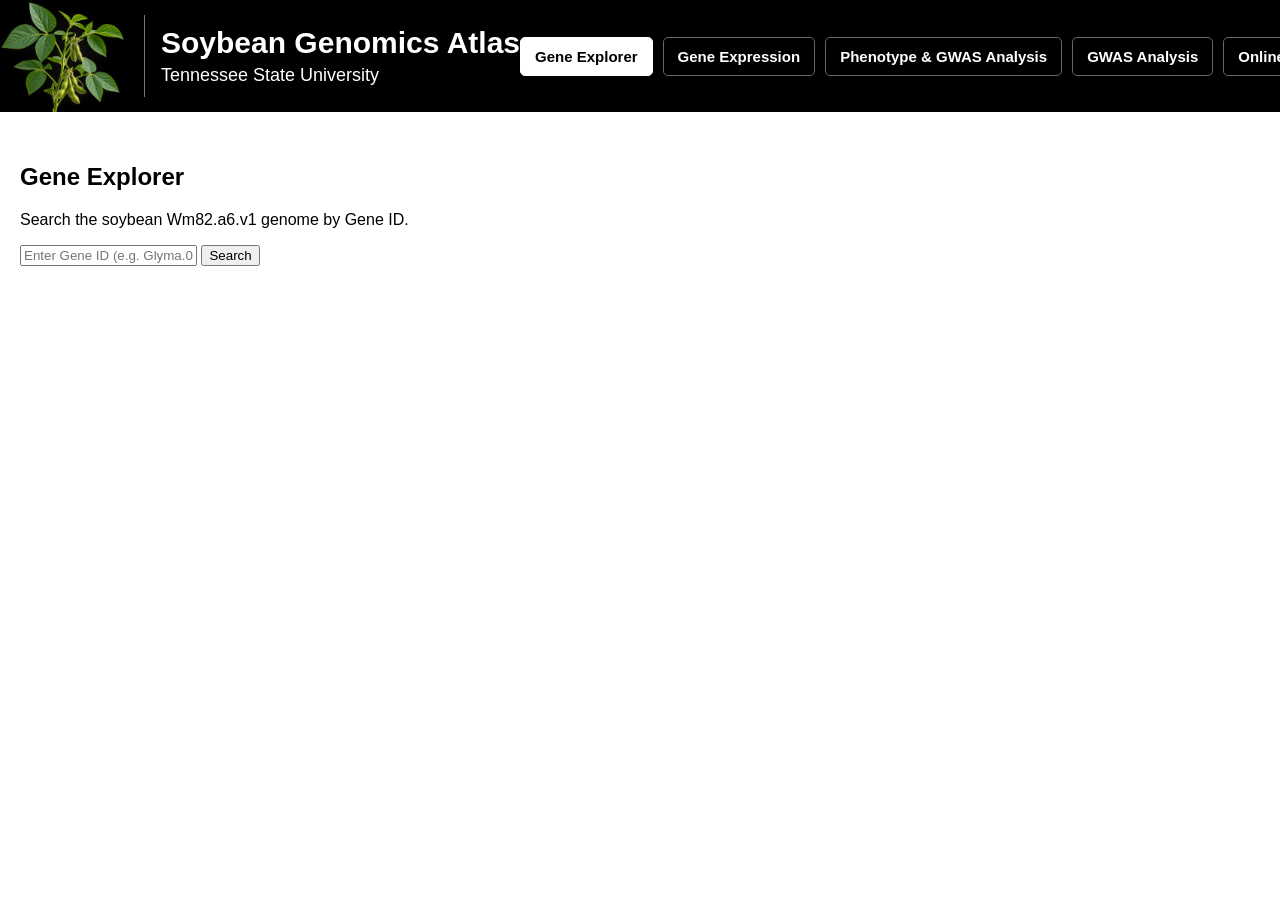
<file: index.html>
<!DOCTYPE html>
<html lang="en">
<head>
  <meta charset="UTF-8">
  <meta name="viewport" content="width=device-width, initial-scale=1.0">

  <title>Soybean Genomics Atlas</title>

  <style>
* {
  box-sizing: border-box;
}

html, body {
  margin: 0;
  padding: 0;
  width: 100%;
  min-height: 100%;
  background: #ffffff;
  color: #000000;
  font-family: Arial, Helvetica, sans-serif;
}

/* EXACT HEADER LAYOUT */
.site-header {
  width: 100%;
  height: 112px;
  background: #000000;
  display: flex;
  align-items: center;
  overflow: hidden;
  margin: 0;
  padding: 0;
}

.header-plant {
  width: 125px;
  height: 112px;
  flex: 0 0 125px;
  display: flex;
  align-items: center;
  justify-content: flex-start;
  overflow: visible;
  margin: 0;
  padding: 0;
}

.header-plant img {
  display: block;
  width: 125px;
  height: 112px;
  object-fit: contain;
  object-position: left center;
  margin: 0;
  padding: 0;
}

.header-divider {
  width: 1px;
  height: 82px;
  background: #777777;
  flex: 0 0 1px;
  margin-left: 19px;
  margin-right: 16px;
}

.header-text {
  color: #ffffff;
  margin: 0;
  padding: 0;
  line-height: 1;
}

.header-title {
  margin: 0;
  padding: 0;
  font-size: 30px;
  line-height: 1.1;
  font-weight: 700;
  white-space: nowrap;
}

.header-university {
  margin: 7px 0 0 0;
  padding: 0;
  font-size: 18px;
  line-height: 1.1;
  font-weight: 400;
  white-space: nowrap;
}

.header-nav {
  margin-left: auto;
  margin-right: 28px;
  display: flex;
  align-items: center;
  gap: 10px;
}

.header-nav a {
  color: #ffffff;
  text-decoration: none;
  font-size: 15px;
  font-weight: 600;
  padding: 10px 14px;
  border: 1px solid #666666;
  border-radius: 5px;
  white-space: nowrap;
  transition: background 0.2s ease, border-color 0.2s ease;
}

.header-nav a:hover {
  background: #222222;
  border-color: #ffffff;
}

.header-nav a.active {
  background: #ffffff;
  color: #000000;
  border-color: #ffffff;
}

.main-content {
  min-height: calc(100vh - 112px);
  padding: 31px 20px;
  margin: 0;
  background: #ffffff;
}

.placeholder {
  margin: 0;
  padding: 0;
  font-size: 16px;
  color: #111111;
}
</style>
</head>


<body>

  <!-- =======================================================
       SOYBEAN GENOMICS ATLAS HEADER
       ======================================================= -->

  <header class="site-header">

    <div class="header-plant">
      <img
        src="images/soybean-real-plant.png"
        alt="Soybean plant"
      >
    </div>


    <div
      class="header-divider"
      aria-hidden="true">
    </div>


    <div class="header-text">

      <h1 class="header-title">
        Soybean Genomics Atlas
      </h1>

      <p class="header-university">
        Tennessee State University
      </p>

    </div>

    <nav class="header-nav" aria-label="Atlas navigation">

      <a href="index.html" class="active">
        Gene Explorer
      </a>

      <a href="gene-expression.html">
        Gene Expression
      </a>

      <a href="phenotype-analysis.html">
        Phenotype &amp; GWAS Analysis
      </a>

      <a href="gwas-analysis.html">
        GWAS Analysis
      </a>

      <a href="online-gwas.html">
        Online GWAS
      </a>

      <a href="condition-expression.html">
        Condition Expression
      </a>

      <a href="ld-block.html">
        LD Block
      </a>
        <a href="candidate-gene.html">Candidate Gene</a>
        <a href="network-analysis.html">Network Analysis</a>
        <a href="gbs-variant-analysis.html">GBS Variant Analysis</a>
</nav>

  </header>


  <!-- =======================================================
       MAIN CONTENT
       ======================================================= -->

  <main class="main-content">

    <!-- =====================================================
         GENE EXPLORER
         ===================================================== -->

    <section class="gene-explorer">

      <h2>Gene Explorer</h2>

      <p class="gene-description">
        Search the soybean Wm82.a6.v1 genome by Gene ID.
      </p>

      <div class="gene-search">

        <input
          id="geneInput"
          type="text"
          placeholder="Enter Gene ID (e.g. Glyma.01G000100)"
          autocomplete="off"
        >

        <button id="geneSearchButton">
          Search
        </button>

      </div>

      <div id="geneMessage" class="gene-message"></div>

      <div id="geneResults" class="gene-results" hidden>

        <div class="gene-info">

          <h3>Gene Information</h3>

          <div class="info-grid">

            <div>
              <span>Gene ID</span>
              <strong id="resultGene"></strong>
            </div>

            <div>
              <span>Genome</span>
              <strong id="resultGenome"></strong>
            </div>

            <div>
              <span>Chromosome</span>
              <strong id="resultChromosome"></strong>
            </div>

            <div>
              <span>Gene Position</span>
              <strong id="resultPosition"></strong>
            </div>

            <div>
              <span>Strand</span>
              <strong id="resultStrand"></strong>
            </div>

          </div>

        </div>

        <div id="sequenceResults"></div>

      </div>

    </section>

  </main>


  <script src="js/gene-explorer.js"></script>

</body>
</html>
</file>
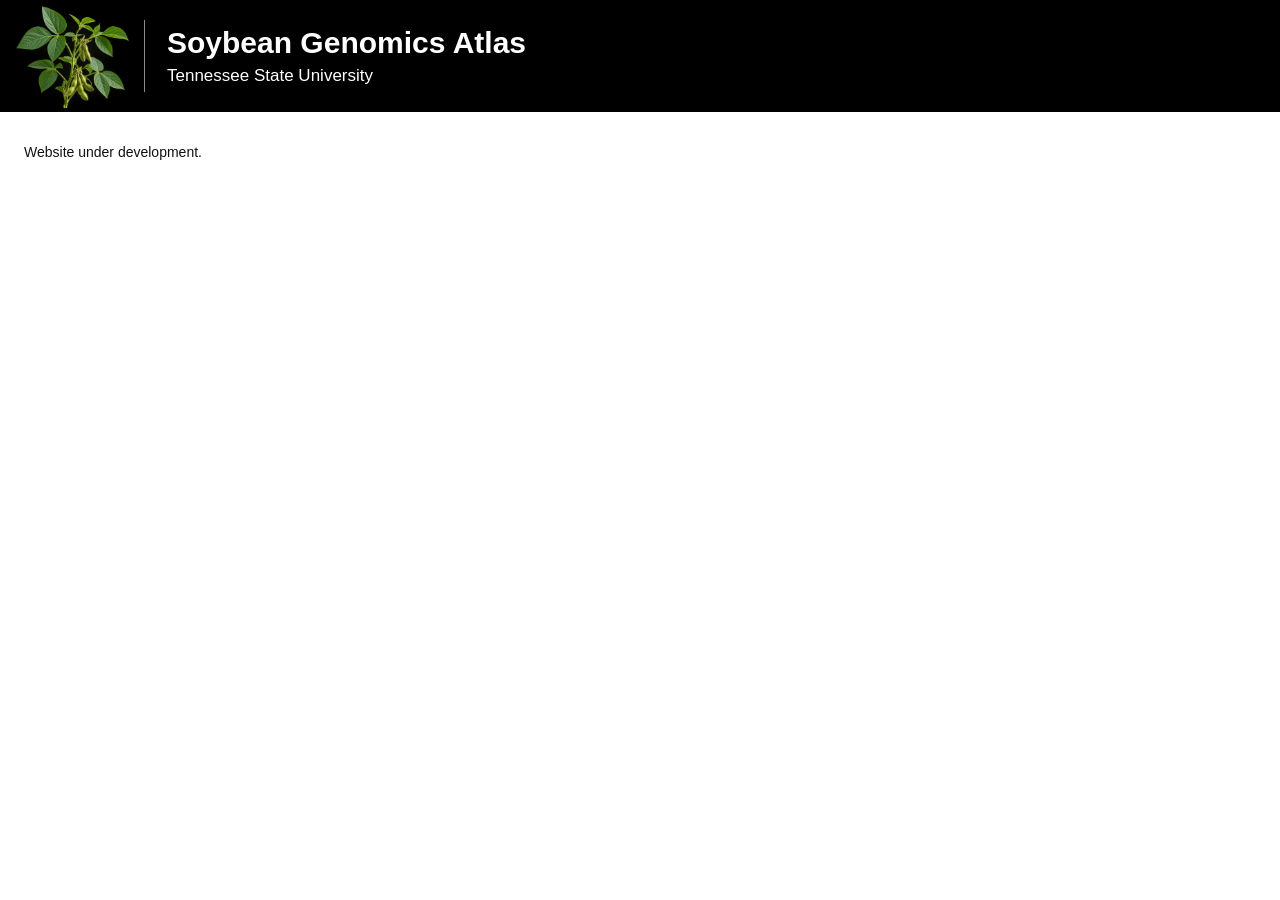
<file: soybean-atlas-header-update2/index.html>
<!DOCTYPE html>
<html lang="en">
<head>
  <meta charset="UTF-8">
  <meta name="viewport" content="width=device-width, initial-scale=1.0">
  <title>Soybean Genomics Atlas</title>

  <style>
    * {
      box-sizing: border-box;
    }

    html, body {
      margin: 0;
      padding: 0;
      width: 100%;
      background: #ffffff;
      color: #000000;
      font-family: Arial, Helvetica, sans-serif;
    }

    /* =========================================================
       SOYBEAN ATLAS HEADER
       Matches the clean Chickpea Atlas header proportions:
       black banner, compact plant at left, clear title.
       ========================================================= */
    .site-header {
      width: 100%;
      height: 112px;
      background: #000000;
      display: flex;
      align-items: center;
      overflow: hidden;
      padding: 0 28px 0 8px;
    }

    .header-plant {
      width: 128px;
      height: 108px;
      flex: 0 0 128px;
      display: flex;
      align-items: center;
      justify-content: center;
      overflow: hidden;
    }

    .header-plant img {
      display: block;
      width: 124px;
      height: 104px;
      object-fit: contain;
      object-position: center;
    }

    .header-divider {
      width: 1px;
      height: 72px;
      background: #8a8a8a;
      margin: 0 22px 0 8px;
      flex: 0 0 1px;
    }

    .header-text {
      min-width: 0;
      color: #ffffff;
      line-height: 1;
    }

    .header-title {
      margin: 0;
      font-size: 30px;
      line-height: 1.12;
      font-weight: 700;
      letter-spacing: 0;
      white-space: nowrap;
    }

    .header-university {
      margin: 8px 0 0;
      font-size: 17px;
      line-height: 1.1;
      font-weight: 400;
      white-space: nowrap;
    }

    .main-content {
      min-height: calc(100vh - 112px);
      padding: 32px 24px;
      background: #ffffff;
    }

    .placeholder {
      margin: 0;
      font-size: 14px;
      color: #111111;
    }

    @media (max-width: 900px) {
      .site-header {
        height: 100px;
        padding: 0 18px;
      }

      .header-plant {
        width: 92px;
        height: 94px;
        flex-basis: 92px;
      }

      .header-plant img {
        width: 88px;
        height: 90px;
      }

      .header-divider {
        height: 64px;
        margin-left: 10px;
        margin-right: 18px;
      }

      .header-title {
        font-size: 25px;
      }

      .header-university {
        font-size: 15px;
        margin-top: 6px;
      }

      .main-content {
        min-height: calc(100vh - 100px);
        padding: 26px 18px;
      }
    }

    @media (max-width: 560px) {
      .site-header {
        height: 82px;
        padding: 0 10px;
      }

      .header-plant {
        width: 68px;
        height: 78px;
        flex-basis: 68px;
      }

      .header-plant img {
        width: 66px;
        height: 74px;
      }

      .header-divider {
        height: 52px;
        margin-left: 6px;
        margin-right: 12px;
      }

      .header-title {
        font-size: 19px;
      }

      .header-university {
        font-size: 12px;
        margin-top: 4px;
      }

      .main-content {
        min-height: calc(100vh - 82px);
        padding: 20px 12px;
      }
    }
  </style>
</head>

<body>
  <header class="site-header" aria-label="Soybean Genomics Atlas header">
    <div class="header-plant">
      <img
        src="images/soybean-real-plant.png?v=5"
        alt="Soybean plant"
      >
    </div>

    <div class="header-divider" aria-hidden="true"></div>

    <div class="header-text">
      <h1 class="header-title">Soybean Genomics Atlas</h1>
      <p class="header-university">Tennessee State University</p>
    </div>
  </header>

  <main class="main-content">
    <p class="placeholder">Website under development.</p>
  </main>
</body>
</html>
</file>
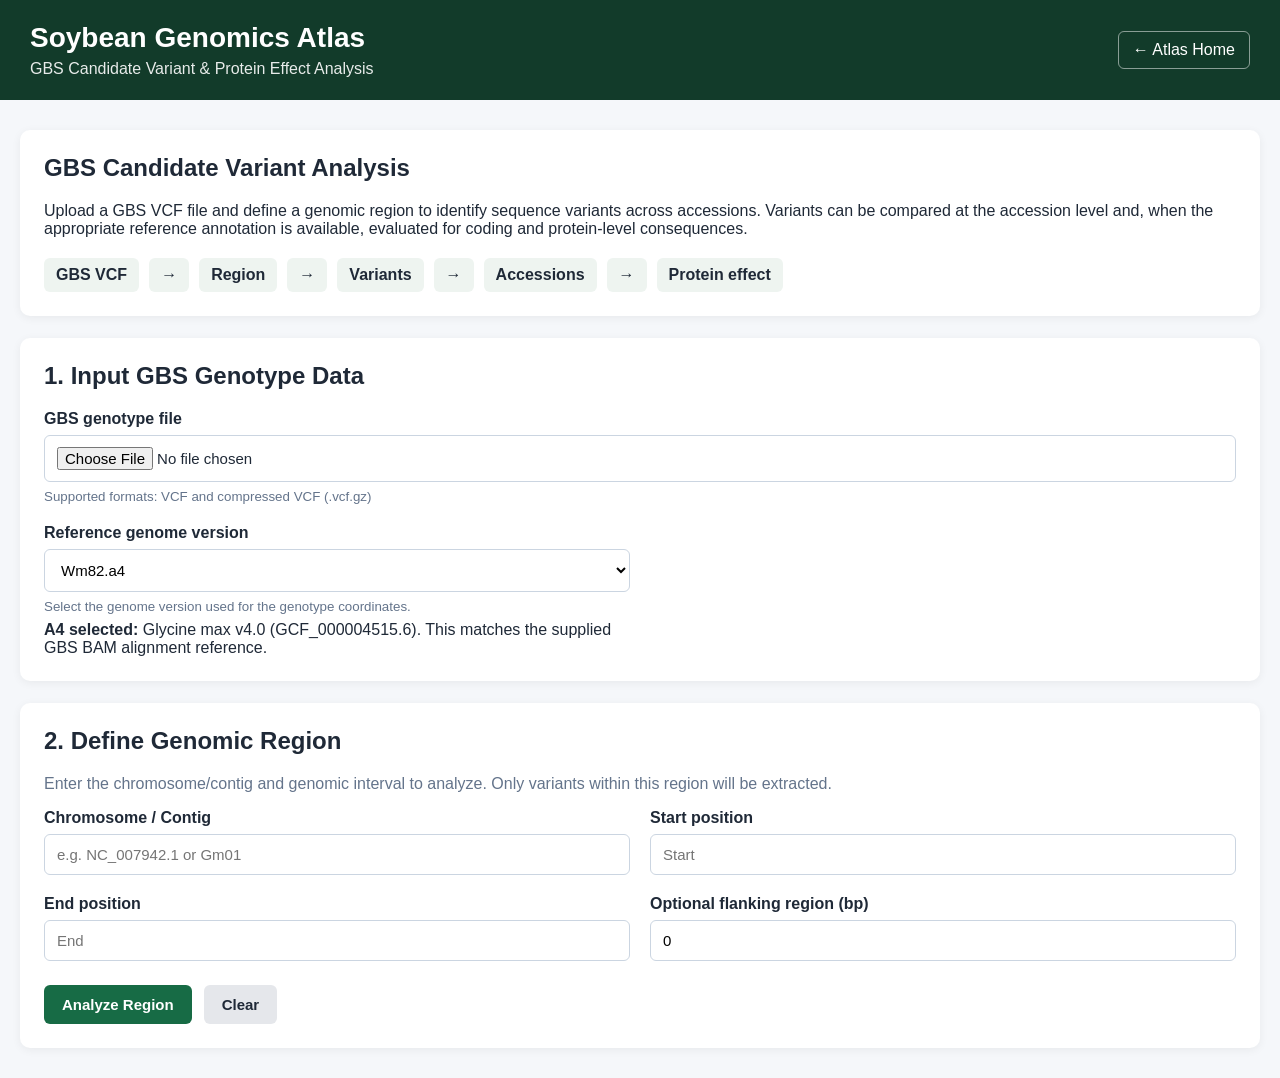
<file: gbs-variant-analysis.html>
<!DOCTYPE html>
<html lang="en">
<head>
    <meta charset="UTF-8">
    <meta name="viewport" content="width=device-width, initial-scale=1.0">
    <title>GBS Variant Analysis | Soybean Genomics Atlas</title>

    <link rel="stylesheet" href="css/gbs-variant-analysis.css">
</head>

<body>

<header class="atlas-header">
    <div class="header-inner">
        <div>
            <h1>Soybean Genomics Atlas</h1>
            <p>GBS Candidate Variant &amp; Protein Effect Analysis</p>
        </div>

        <a class="back-link" href="index.html">← Atlas Home</a>
    </div>
</header>

<main class="page-container">

    <section class="intro-card">
        <h2>GBS Candidate Variant Analysis</h2>

        <p>
            Upload a GBS VCF file and define a genomic region to identify
            sequence variants across accessions. Variants can be compared
            at the accession level and, when the appropriate reference
            annotation is available, evaluated for coding and protein-level
            consequences.
        </p>

        <div class="workflow">
            <span>GBS VCF</span>
            <span>→</span>
            <span>Region</span>
            <span>→</span>
            <span>Variants</span>
            <span>→</span>
            <span>Accessions</span>
            <span>→</span>
            <span>Protein effect</span>
        </div>
    </section>

    <section class="analysis-card">

        <h2>1. Input GBS Genotype Data</h2>

        <div class="form-grid">

            <div class="form-group full-width">
                <label for="vcfFile">
                    GBS genotype file
                </label>

                <input
                    type="file"
                    id="vcfFile"
                    accept=".vcf,.vcf.gz"
                >

                <small>
                    Supported formats: VCF and compressed VCF (.vcf.gz)
                </small>
            </div>

            <div class="form-group">

                <label for="genomeVersion">
                    Reference genome version
                </label>

                <select id="genomeVersion">

                    <option value="a2">
                        Wm82.a2
                    </option>

                    <option value="a4" selected>
                        Wm82.a4
                    </option>

                    <option value="a6">
                        Wm82.a6
                    </option>

                </select>

                <small>
                    Select the genome version used for the genotype
                    coordinates.
                </small>

            </div>

        </div>

    </section>


    <section class="analysis-card">

        <h2>2. Define Genomic Region</h2>

        <p class="section-help">
            Enter the chromosome/contig and genomic interval to analyze.
            Only variants within this region will be extracted.
        </p>

        <div class="form-grid">

            <div class="form-group">

                <label for="chromosome">
                    Chromosome / Contig
                </label>

                <input
                    type="text"
                    id="chromosome"
                    placeholder="e.g. NC_007942.1 or Gm01"
                >

            </div>

            <div class="form-group">

                <label for="startPosition">
                    Start position
                </label>

                <input
                    type="number"
                    id="startPosition"
                    min="1"
                    placeholder="Start"
                >

            </div>

            <div class="form-group">

                <label for="endPosition">
                    End position
                </label>

                <input
                    type="number"
                    id="endPosition"
                    min="1"
                    placeholder="End"
                >

            </div>

            <div class="form-group">

                <label for="flanking">
                    Optional flanking region (bp)
                </label>

                <input
                    type="number"
                    id="flanking"
                    min="0"
                    value="0"
                >

            </div>

        </div>

        <div class="action-row">

            <button
                id="analyzeButton"
                class="primary-button"
                type="button"
            >
                Analyze Region
            </button>

            <button
                id="clearButton"
                class="secondary-button"
                type="button"
            >
                Clear
            </button>

        </div>

        <div
            id="statusMessage"
            class="status-message hidden"
        ></div>

    </section>


    <section
        id="summarySection"
        class="analysis-card hidden"
    >

        <h2>3. Analysis Summary</h2>

        <div class="summary-grid">

            <div class="summary-box">
                <span class="summary-label">Genome</span>
                <strong id="summaryGenome">—</strong>
            </div>

            <div class="summary-box">
                <span class="summary-label">Region</span>
                <strong id="summaryRegion">—</strong>
            </div>

            <div class="summary-box">
                <span class="summary-label">Accessions</span>
                <strong id="summaryAccessions">—</strong>
            </div>

            <div class="summary-box">
                <span class="summary-label">Variants</span>
                <strong id="summaryVariants">—</strong>
            </div>

        </div>

    </section>


    <section
        id="variantSection"
        class="analysis-card hidden"
    >

        <div class="section-heading-row">

            <div>
                <h2>4. Variants in Region</h2>

                <p class="section-help">
                    Each row represents a variant detected within the
                    researcher-defined region.
                </p>
            </div>

            <input
                type="text"
                id="variantSearch"
                class="table-search"
                placeholder="Search variants..."
            >

        </div>

        <div class="table-wrapper">

            <table id="variantTable">

                <thead>

                    <tr>
                        <th>Position</th>
                        <th>REF</th>
                        <th>ALT</th>
                        <th>Reference</th>
                        <th>Alternate</th>
                        <th>Missing</th>
                        <th>Allele Frequency</th>
                        <th>Variant Carriers</th>
                    </tr>

                </thead>

                <tbody id="variantTableBody"></tbody>

            </table>

        </div>

    </section>


    <section
        id="accessionSection"
        class="analysis-card hidden"
    >

        <div class="section-heading-row">

            <div>
                <h2>5. Accession-Level Variant Comparison</h2>

                <p class="section-help">
                    Accessions carrying alternate alleles are shown for
                    each selected variant.
                </p>
            </div>

        </div>

        <div class="table-wrapper">

            <table id="accessionTable">

                <thead>

                    <tr>
                        <th>Variant</th>
                        <th>Accession</th>
                        <th>Genotype</th>
                        <th>Allele Depth</th>
                        <th>Depth</th>
                        <th>Genotype Quality</th>
                    </tr>

                </thead>

                <tbody id="accessionTableBody"></tbody>

            </table>

        </div>

    </section>


    <section
        id="proteinSection"
        class="analysis-card hidden"
    >

        <h2>6. Protein-Level Consequences</h2>

        <div class="protein-notice">

            <strong>Protein annotation status</strong>

            <p id="proteinStatus">
                Protein-level annotation will be performed using the
                reference annotation corresponding to the selected genome
                version when that resource is available.
            </p>

        </div>

        <div class="table-wrapper">

            <table id="proteinTable">

                <thead>

                    <tr>
                        <th>Contig</th>
                        <th>Position</th>
                        <th>REF</th>
                        <th>ALT</th>
                        <th>Gene</th>
                        <th>Transcript</th>
                        <th>Protein ID</th>
                        <th>Consequence</th>
                        <th>REF Codon</th>
                        <th>ALT Codon</th>
                        <th>Protein Change</th>
                    </tr>

                </thead>

                <tbody id="proteinTableBody"></tbody>

            </table>

        </div>

    </section>

</main>

<script src="js/gbs-variant-analysis.js"></script>

</body>
</html>
</file>
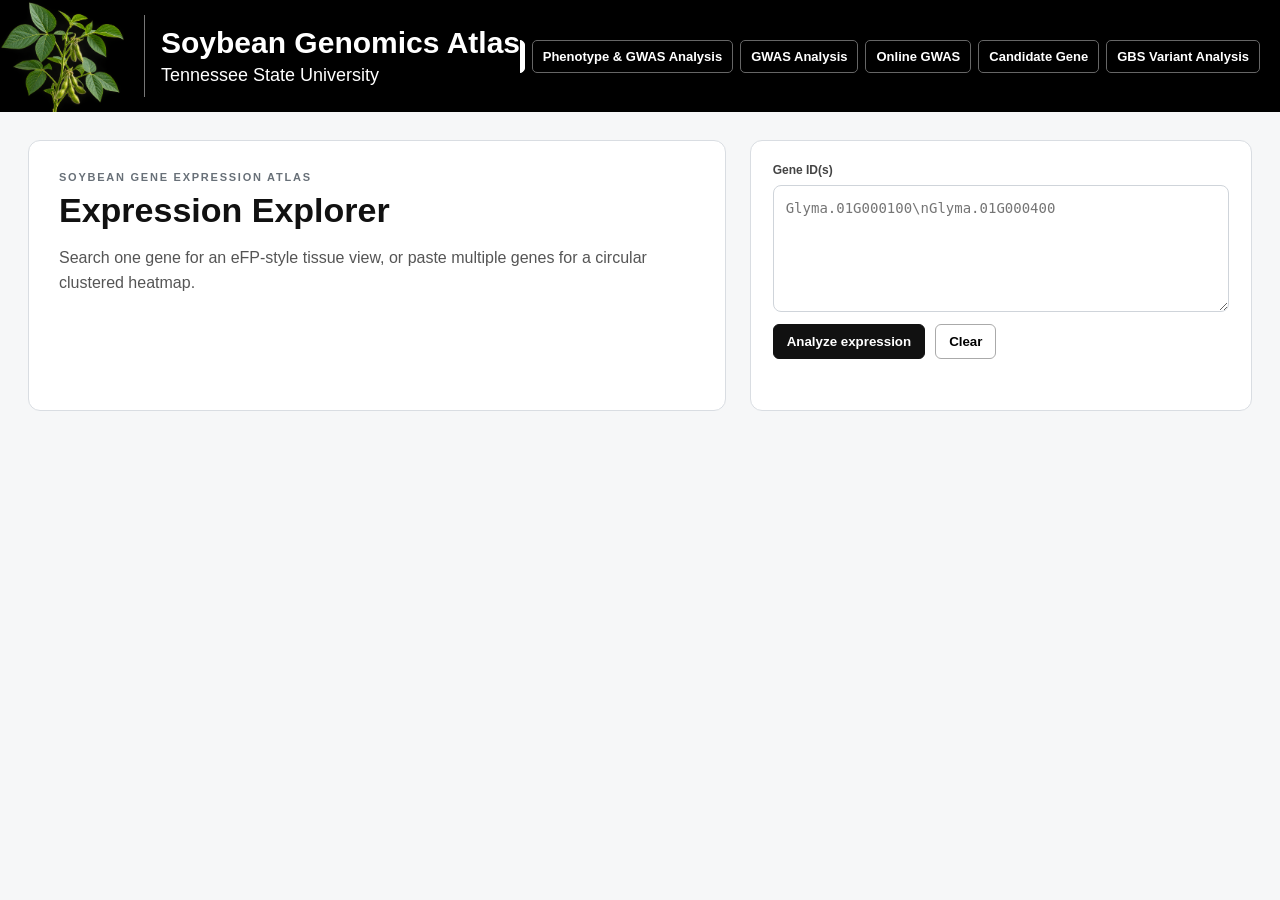
<file: gene-expression.html>
<!doctype html>
<html lang="en">
<head>
  <meta charset="utf-8">
  <meta name="viewport" content="width=device-width, initial-scale=1">
  <title>Gene Expression | Soybean Genomics Atlas</title>
  <link rel="stylesheet" href="css/style.css">
  <link rel="stylesheet" href="css/gene-expression.css">
</head>
<body>
<header class="site-header ge-header">
  <div class="header-plant"><img src="images/soybean-real-plant.png" alt="Soybean plant"></div>
  <div class="header-divider" aria-hidden="true"></div>
  <div class="header-text">
    <h1 class="header-title">Soybean Genomics Atlas</h1>
    <p class="header-university">Tennessee State University</p>
  </div>
  <nav class="header-nav" aria-label="Atlas navigation">
    <a href="index.html">Gene Explorer</a>
    <a href="gene-expression.html" class="active">Gene Expression</a>
    <a href="phenotype-analysis.html">Phenotype &amp; GWAS Analysis</a>
    <a href="gwas-analysis.html">GWAS Analysis</a>
    <a href="online-gwas.html">Online GWAS</a>
    <a href="candidate-gene.html">Candidate Gene</a>
    <a href="gbs-variant-analysis.html">GBS Variant Analysis</a>
  </nav>
</header>

<main class="ge-page">
  <section class="ge-hero">
    <div>
      <div class="ge-eyebrow">SOYBEAN GENE EXPRESSION ATLAS</div>
      <h1>Expression Explorer</h1>
      <p>Search one gene for an eFP-style tissue view, or paste multiple genes for a circular clustered heatmap.</p>
    </div>
    <div class="ge-search-card">
      <label for="geneInput">Gene ID(s)</label>
      <textarea id="geneInput" rows="5" spellcheck="false" placeholder="Glyma.01G000100\nGlyma.01G000400"></textarea>
      <div class="ge-search-row">
        <button id="analyzeGenes" class="ge-primary">Analyze expression</button>
        <button id="clearGenes" class="ge-secondary">Clear</button>
      </div>
      <div id="searchStatus" class="ge-status" role="status"></div>
    </div>
  </section>

  <section id="resultPanel" class="ge-panel" hidden>
    <div class="ge-toolbar">
      <div>
        <div class="ge-eyebrow">EXPRESSION VIEW</div>
        <h2 id="resultTitle">Gene expression</h2>
        <p id="resultSubtitle"></p>
      </div>
      <div class="ge-controls">
        <label>Series
          <select id="seriesSelect">
            <option value="tissue">Tissue Expression</option>
            <option value="root_hair">Root Hair Series</option>
            <option value="root_hair_reference">Root Hair Reference</option>
          </select>
        </label>
        <label id="transformWrap">Scale
          <select id="transformSelect">
            <option value="raw">TPM</option>
            <option value="log1p">log₂(TPM + 1)</option>
            <option value="zscore">Gene-wise Z-score</option>
          </select>
        </label>
      </div>
    </div>

    <div id="singleGeneView" class="single-view" hidden>
      <div class="efp-card">
        <div class="efp-card-head">
          <div><strong id="singleGeneId"></strong><span id="singleGeneAliases"></span></div>
          <div class="figure-actions">
            <button id="downloadEfpSvg">Download SVG</button>
            <button id="downloadEfpPng">Download PNG</button>
            <button id="downloadSingleCsv">Download CSV</button>
          </div>
        </div>
        <div id="efpSvgWrap" class="efp-svg-wrap"></div>
      </div>
    </div>

    <div id="multiGeneView" class="multi-view" hidden>
      <div class="heatmap-card">
        <div class="efp-card-head">
          <div><strong>Expression Heatmap</strong><span id="multiGeneMeta"></span></div>
          <div class="figure-actions">
            <button id="downloadHeatmapSvg">Download SVG</button>
            <button id="downloadHeatmapPng">Download PNG</button>
            <button id="downloadMultiCsv">Download CSV</button>
          </div>
        </div>
        <div id="heatmapWrap" class="heatmap-wrap"></div>
      </div>
    </div>

    <div id="missingPanel" class="ge-warning" hidden></div>

    <div class="ge-source-note">
      <strong>Source and attribution</strong>
      <p>eFP by R. Patel. Drawings by R. Patel. Data for Root Hair series from Complete Transcriptome of Soybean Root Hair Cell, a Single Cell Model, and its alteration in response to <em>Bradyrhizobium japonicum</em> infection: Libault, M., Farmer, A., Brechenmacher, L et al. (2010). Plant Physiol. 152, 541-552. All other data from An Integrated Transcriptome Atlas of the Crop Model <em>Glycine max</em>, and its use in Comparative Analyses in Plants: Libault, M., et al. (2010) The Plant Journal 63, 86-99. Data is mRNA-Seq derived data and all samples were sampled in triplicate.</p>
    </div>
  </section>
</main>

<script src="js/gene-expression.js"></script>
</body>
</html>
</file>
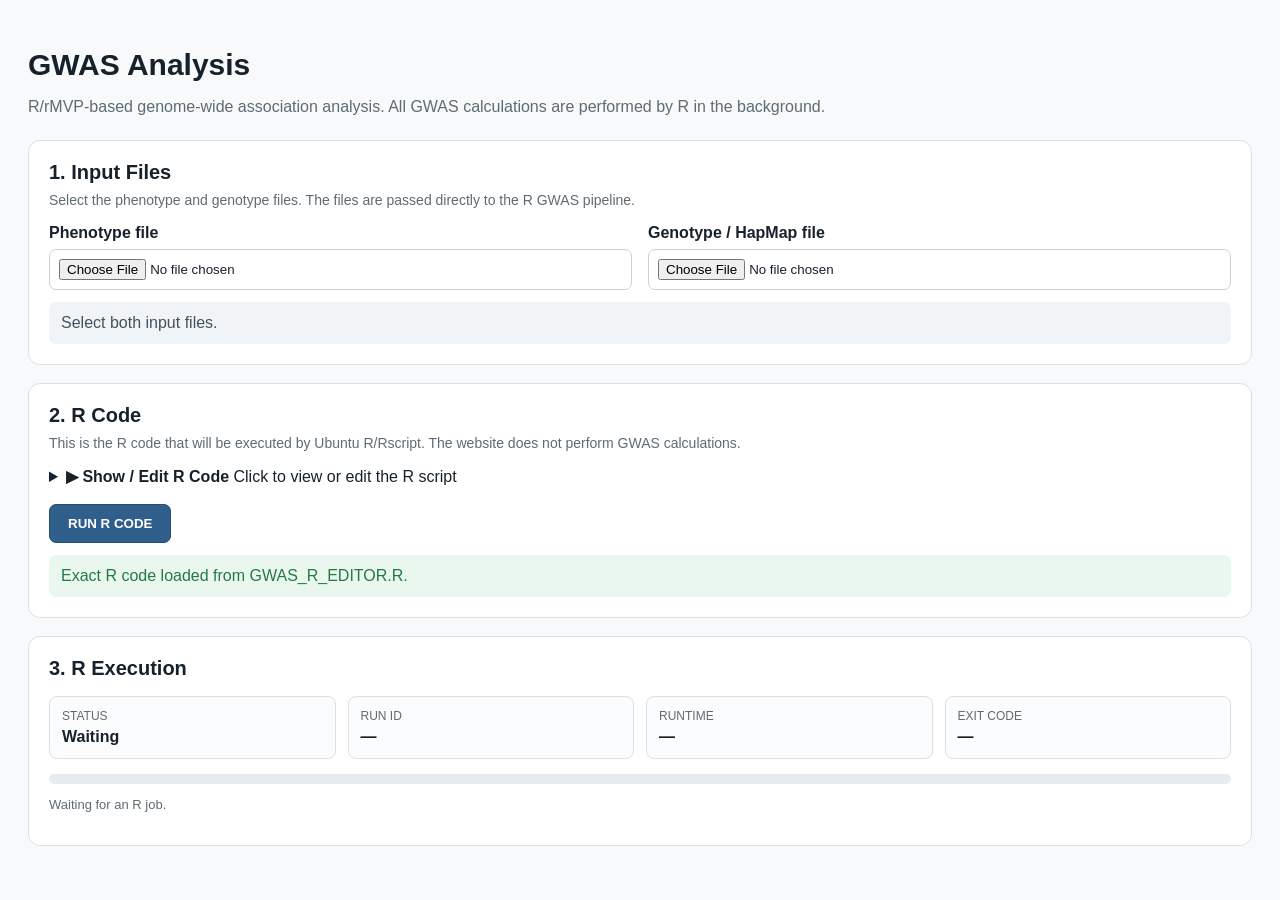
<file: gwas-analysis.html>
<!DOCTYPE html>
<html lang="en">
<head>
<meta charset="UTF-8">
<meta name="viewport" content="width=device-width, initial-scale=1.0">
<title>Soybean Genomics Atlas — GWAS Analysis</title>

<style>
:root {
  --border:#d9e1e7;
  --muted:#5f6b73;
  --panel:#ffffff;
  --bg:#f7f9fb;
  --accent:#315f8c;
  --success:#247a45;
  --error:#a52828;
}

* { box-sizing:border-box; }

body {
  margin:0;
  font-family:Arial,Helvetica,sans-serif;
  background:var(--bg);
  color:#17212b;
}

.gwas-wrap {
  max-width:1400px;
  margin:0 auto;
  padding:28px;
}

.gwas-title {
  margin-bottom:6px;
  font-size:30px;
}

.gwas-subtitle {
  color:var(--muted);
  margin-bottom:24px;
}

.gwas-card {
  background:var(--panel);
  border:1px solid var(--border);
  border-radius:12px;
  padding:20px;
  margin-bottom:18px;
}

.gwas-card h2 {
  margin:0 0 8px;
  font-size:20px;
}

.gwas-help {
  color:var(--muted);
  font-size:14px;
  margin:0 0 16px;
}

.gwas-grid {
  display:grid;
  grid-template-columns:repeat(auto-fit,minmax(300px,1fr));
  gap:16px;
}

.gwas-field label {
  display:block;
  font-weight:600;
  margin-bottom:7px;
}

.gwas-field input[type=file] {
  width:100%;
  padding:9px;
  border:1px solid #c9d3da;
  border-radius:7px;
  background:white;
}

.actions {
  display:flex;
  flex-wrap:wrap;
  gap:10px;
  margin-top:18px;
}

button {
  border:1px solid #294e73;
  background:#315f8c;
  color:white;
  padding:11px 18px;
  border-radius:7px;
  cursor:pointer;
  font-weight:600;
}

button.secondary {
  background:white;
  color:#294e73;
}

button:disabled {
  opacity:.5;
  cursor:not-allowed;
}

.status {
  margin-top:12px;
  padding:12px;
  border-radius:7px;
  background:#f0f4f7;
  color:#44515b;
}

.status.running {
  background:#fff7df;
  color:#775800;
}

.status.success {
  background:#eaf7ee;
  color:var(--success);
}

.status.error {
  background:#fbecec;
  color:var(--error);
}

.r-editor {
  width:100%;
  min-height:600px;
  resize:vertical;
  padding:16px;
  border:1px solid #c9d3da;
  border-radius:8px;
  background:#111820;
  color:#e8edf2;
  font-family:"Courier New",monospace;
  font-size:13px;
  line-height:1.5;
}

.run-info {
  display:grid;
  grid-template-columns:repeat(auto-fit,minmax(180px,1fr));
  gap:12px;
  margin-top:16px;
}

.info-box {
  border:1px solid var(--border);
  border-radius:8px;
  padding:12px;
  background:#fafcfd;
}

.info-label {
  color:var(--muted);
  font-size:12px;
  margin-bottom:5px;
}

.info-value {
  font-weight:700;
}

.progress {
  width:100%;
  height:10px;
  background:#e6ebef;
  border-radius:20px;
  overflow:hidden;
  margin-top:15px;
}

.progress-bar {
  width:0%;
  height:100%;
  background:#315f8c;
  transition:width .5s ease;
}

.results-list {
  display:grid;
  grid-template-columns:repeat(auto-fit,minmax(300px,1fr));
  gap:10px;
  margin-top:15px;
}

.result-file {
  display:block;
  padding:12px;
  border:1px solid var(--border);
  border-radius:8px;
  background:#fff;
  color:#315f8c;
  text-decoration:none;
  font-weight:600;
}

.result-file:hover {
  border-color:#315f8c;
  background:#f5f9fc;
}

pre {
  white-space:pre-wrap;
  word-break:break-word;
  background:#111820;
  color:#dce5ec;
  padding:16px;
  border-radius:8px;
  max-height:500px;
  overflow:auto;
  font-size:12px;
  line-height:1.45;
}

.note {
  color:var(--muted);
  font-size:13px;
}
</style>
</head>

<body>

<div class="gwas-wrap">

  <h1 class="gwas-title">GWAS Analysis</h1>

  <p class="gwas-subtitle">
    R/rMVP-based genome-wide association analysis.
    All GWAS calculations are performed by R in the background.
  </p>

  <!-- INPUT FILES -->
  <section class="gwas-card">

    <h2>1. Input Files</h2>

    <p class="gwas-help">
      Select the phenotype and genotype files. The files are passed directly
      to the R GWAS pipeline.
    </p>

    <div class="gwas-grid">

      <div class="gwas-field">
        <label for="gwasPhenotype">Phenotype file</label>
        <input
          id="gwasPhenotype"
          type="file"
          accept=".csv,.txt,.tsv,.xlsx,.xls">
      </div>

      <div class="gwas-field">
        <label for="gwasGenotype">Genotype / HapMap file</label>
        <input
          id="gwasGenotype"
          type="file"
          accept=".hmp.txt,.txt,.csv,.tsv">
      </div>

    </div>

    <div id="gwasInputStatus" class="status">
      Select both input files.
    </div>

  </section>


  <!-- R CODE -->
  <section class="gwas-card">

    <h2>2. R Code</h2>

    <p class="gwas-help">
      This is the R code that will be executed by Ubuntu R/Rscript.
      The website does not perform GWAS calculations.
    </p>

    <details class="r-code-panel">
      <summary>
        <strong>▶ Show / Edit R Code</strong>
        <span>Click to view or edit the R script</span>
      </summary>

      <div class="r-code-content">

        <textarea id="rCodeEditor" class="r-editor"
          spellcheck="false"></textarea>

        <div class="actions">
          <button id="loadRCode" class="secondary">
            Reload R Code
          </button>
        </div>

      </div>
    </details>

    <div class="actions">
      <button id="runGWAS">
        RUN R CODE
      </button>
    </div>

    <div id="gwasRunStatus" class="status">
      R code has not been executed.
    </div>

  </section>


  <!-- RUNTIME -->
  <section class="gwas-card">

    <h2>3. R Execution</h2>

    <div class="run-info">

      <div class="info-box">
        <div class="info-label">STATUS</div>
        <div id="runState" class="info-value">Waiting</div>
      </div>

      <div class="info-box">
        <div class="info-label">RUN ID</div>
        <div id="runId" class="info-value">—</div>
      </div>

      <div class="info-box">
        <div class="info-label">RUNTIME</div>
        <div id="runTime" class="info-value">—</div>
      </div>

      <div class="info-box">
        <div class="info-label">EXIT CODE</div>
        <div id="exitCode" class="info-value">—</div>
      </div>

    </div>

    <div class="progress">
      <div id="progressBar" class="progress-bar"></div>
    </div>

    <p id="progressText" class="note">
      Waiting for an R job.
    </p>

  </section>


  <!-- RESULTS -->
  <section id="resultsSection" class="gwas-card" style="display:none;">

    <h2>4. R-Generated Results</h2>

    <p class="gwas-help">
      These files were generated by rMVP/R. The website does not calculate
      or modify the results.
    </p>

    <div id="resultsList" class="results-list"></div>

  </section>


  <!-- R OUTPUT -->
  <section id="outputSection" class="gwas-card" style="display:none;">

    <h2>5. R Console Output</h2>

    <pre id="rOutput"></pre>

  </section>


  <!-- R ERRORS / WARNINGS -->
  <section id="errorSection" class="gwas-card" style="display:none;">

    <h2>6. R Messages</h2>

    <pre id="rError"></pre>

  </section>

</div>

<script src="js/gwas-analysis.js?v=2"></script>

</body>
</html>
</file>
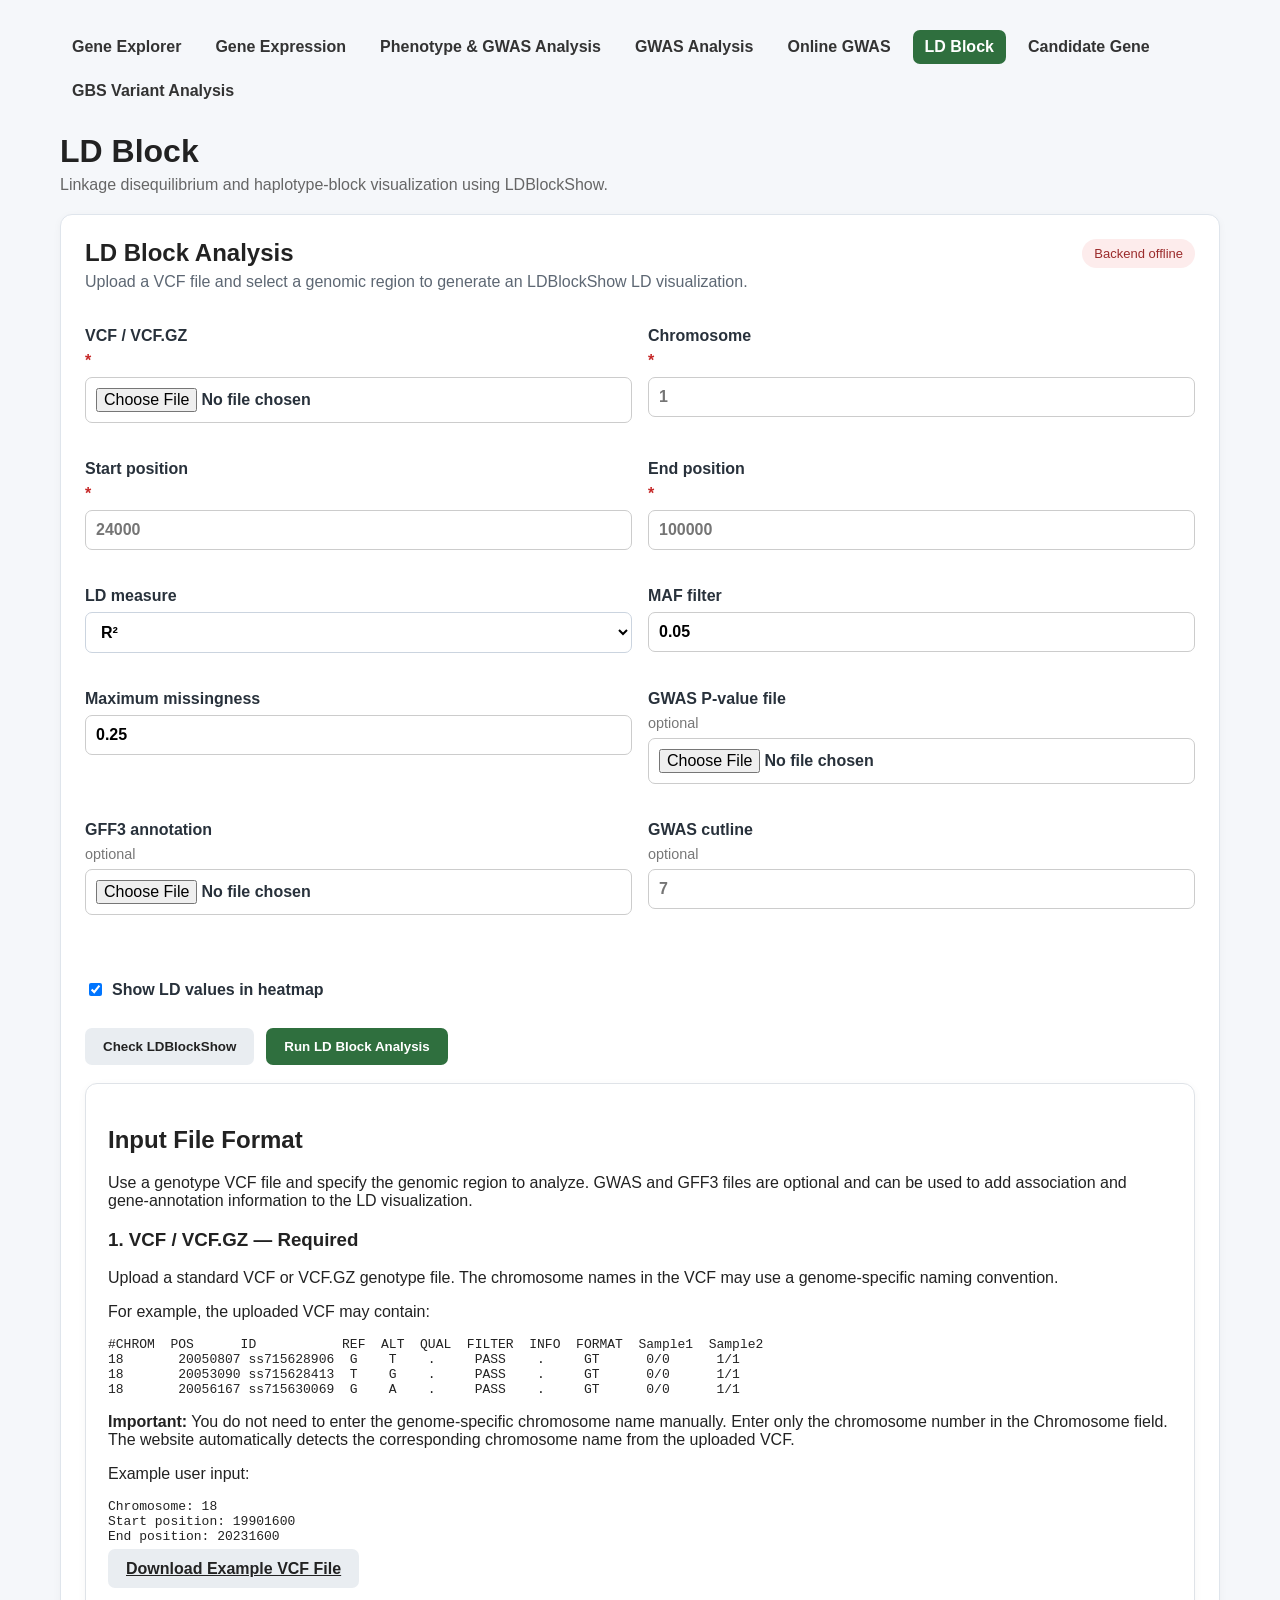
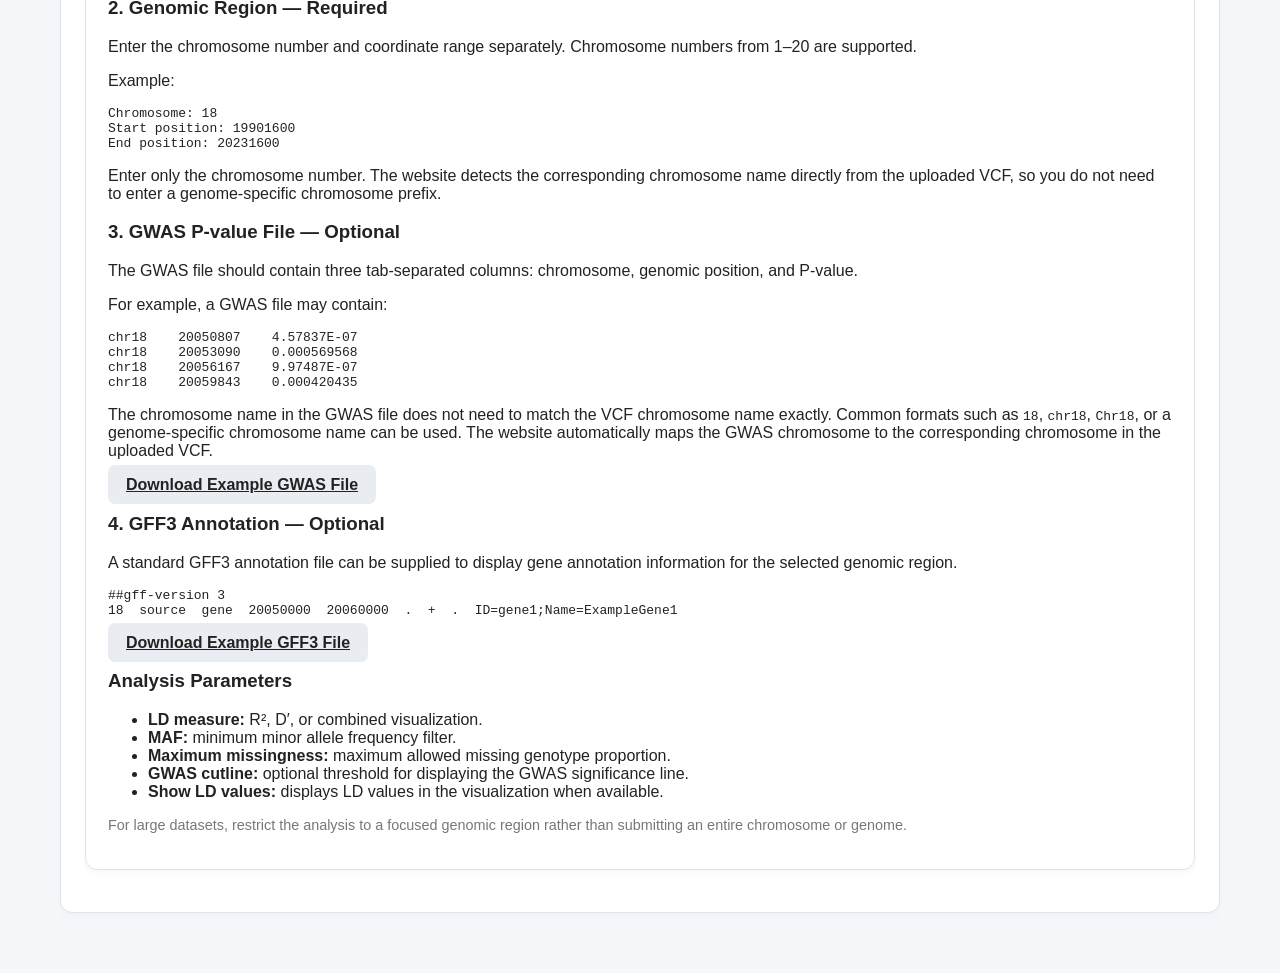
<file: ld-block.html>
<!DOCTYPE html>
<html lang="en">
<head>
<meta charset="UTF-8">
<meta name="viewport" content="width=device-width, initial-scale=1">

<title>LD Block | Soybean Genomics Atlas</title>

<link rel="stylesheet" href="online-gwas-module/ld-block/ld-block-tab.css">

<style>
* {
  box-sizing: border-box;
}

body {
  font-family: Arial, sans-serif;
  margin: 0;
  background: #f5f7fa;
  color: #222;
}

.container {
  max-width: 1200px;
  margin: auto;
  padding: 30px 20px 60px;
}

h1 {
  margin-bottom: 6px;
}

.subtitle {
  color: #666;
  margin-top: 0;
}

.card {
  background: #fff;
  border: 1px solid #dfe3e8;
  border-radius: 12px;
  padding: 22px;
  margin: 18px 0;
  box-shadow: 0 2px 8px rgba(0,0,0,.04);
}

.site-nav {
  display: flex;
  align-items: center;
  gap: 10px;
  flex-wrap: wrap;
  margin-bottom: 25px;
}

.site-nav a {
  text-decoration: none;
  color: #333;
  padding: 8px 12px;
  border-radius: 7px;
  font-weight: 600;
}

.site-nav a:hover {
  background: #eef2f5;
}

.site-nav a.active {
  background: #2f6f3e;
  color: #fff;
}

.required {
  color: #c62828;
}

.optional {
  color: #777;
  font-weight: normal;
  font-size: 0.9em;
}

input[type=file],
input[type=text],
input[type=number],
select {
  width: 100%;
  padding: 10px;
  border: 1px solid #ccc;
  border-radius: 7px;
  background: #fff;
}

label {
  display: block;
  font-weight: 600;
  margin: 14px 0 7px;
}

button {
  border: 0;
  border-radius: 7px;
  padding: 12px 20px;
  cursor: pointer;
  font-weight: 700;
}

.primary-btn {
  background: #2f6f3e;
  color: #fff;
}

.secondary-btn {
  background: #e9edf1;
  color: #222;
}

button:disabled {
  opacity: 0.6;
  cursor: wait;
}

.hidden {
  display: none;
}
</style>

</head>

<body>

<div class="container">

  <nav class="site-nav" aria-label="Main navigation">
    <a href="gene-explorer.html">Gene Explorer</a>
    <a href="gene-expression.html">Gene Expression</a>
    <a href="phenotype.html">Phenotype &amp; GWAS Analysis</a>
    <a href="gwas-analysis.html">GWAS Analysis</a>
    <a href="online-gwas.html">Online GWAS</a>
    <a href="ld-block.html" class="active">LD Block</a>
    <a href="candidate-gene.html">Candidate Gene</a>
    <a href="gbs-variant-analysis.html">GBS Variant Analysis</a>
  </nav>

  <h1>LD Block</h1>

  <p class="subtitle">
    Linkage disequilibrium and haplotype-block visualization using
    LDBlockShow.
  </p>

  <section
    id="onlineLdBlockPanel"
    class="online-tool-panel"
    aria-labelledby="onlineLdBlockTitle">

    <div class="online-tool-heading">
      <div>
        <h2 id="onlineLdBlockTitle">LD Block Analysis</h2>
        <p>
          Upload a VCF file and select a genomic region to generate
          an LDBlockShow LD visualization.
        </p>
      </div>

      <span
        id="ldblockStatus"
        class="status-pill status-unknown">
        Checking software…
      </span>
    </div>

    <div class="ldblock-grid">

      <label>
        VCF / VCF.GZ <span class="required">*</span>
        <input
          id="ldVcf"
          type="file"
          accept=".vcf,.vcf.gz">
      </label>

      <label>
        Chromosome <span class="required">*</span>
        <input
          id="ldChromosome"
          type="number"
          min="1"
          max="20"
          step="1"
          placeholder="1">
      </label>

      <label>
        Start position <span class="required">*</span>
        <input
          id="ldStart"
          type="number"
          min="1"
          step="1"
          placeholder="24000">
      </label>

      <label>
        End position <span class="required">*</span>
        <input
          id="ldEnd"
          type="number"
          min="1"
          step="1"
          placeholder="100000">
      </label>

      <label>
        LD measure
        <select id="ldSeleVar">
          <option value="2" selected>R²</option>
          <option value="1">D′</option>
          <option value="3">R² + D′</option>
          <option value="4">D′ + R²</option>
        </select>
      </label>

      <label>
        MAF filter
        <input
          id="ldMaf"
          type="number"
          min="0"
          max="0.5"
          step="0.01"
          value="0.05">
      </label>

      <label>
        Maximum missingness
        <input
          id="ldMiss"
          type="number"
          min="0"
          max="1"
          step="0.01"
          value="0.25">
      </label>

      <label>
        GWAS P-value file
        <span class="optional">optional</span>
        <input
          id="ldGwas"
          type="file"
          accept=".txt,.tsv,.csv,.pvalue">
      </label>

      <label>
        GFF3 annotation
        <span class="optional">optional</span>
        <input
          id="ldGff"
          type="file"
          accept=".gff,.gff3,.gz">
      </label>

      <label>
        GWAS cutline
        <span class="optional">optional</span>
        <input
          id="ldCutline"
          type="number"
          min="0"
          step="0.1"
          placeholder="7">
      </label>

      <label class="checkbox-row">
        <input
          id="ldShowNum"
          type="checkbox"
          checked>
        Show LD values in heatmap
      </label>

    </div>

    <div class="ldblock-actions">

      <button
        id="ldCheckBtn"
        type="button"
        class="secondary-btn">
        Check LDBlockShow
      </button>

      <button
        id="ldRunBtn"
        type="button"
        class="primary-btn">
        Run LD Block Analysis
      </button>

    </div>

    <div
      id="ldblockMessage"
      class="ldblock-message"
      hidden>
    </div>

    <section class="card ldblock-input-help" aria-labelledby="ldblockInputFormatTitle">
      <h2 id="ldblockInputFormatTitle">Input File Format</h2>

      <p>
        Use a genotype VCF file and specify the genomic region to analyze.
        GWAS and GFF3 files are optional and can be used to add association
        and gene-annotation information to the LD visualization.
      </p>

      <h3>1. VCF / VCF.GZ — Required</h3>
      <p>
        Upload a standard VCF or VCF.GZ genotype file. The chromosome names
        in the VCF may use a genome-specific naming convention.
      </p>

      <p>For example, the uploaded VCF may contain:</p>

      <pre><code>#CHROM  POS      ID           REF  ALT  QUAL  FILTER  INFO  FORMAT  Sample1  Sample2
18       20050807 ss715628906  G    T    .     PASS    .     GT      0/0      1/1
18       20053090 ss715628413  T    G    .     PASS    .     GT      0/0      1/1
18       20056167 ss715630069  G    A    .     PASS    .     GT      0/0      1/1</code></pre>

      <p>
        <strong>Important:</strong> You do not need to enter the
        genome-specific chromosome name manually. Enter only the chromosome
        number in the Chromosome field. The website automatically detects
        the corresponding chromosome name from the uploaded VCF.
      </p>

      <p>Example user input:</p>

      <pre><code>Chromosome: 18
Start position: 19901600
End position: 20231600</code></pre>

      <p>
        <a
          href="data/ld-block/examples/example_ldblock.vcf"
          download
          class="secondary-btn">
          Download Example VCF File
        </a>
      </p>

      <h3>2. Genomic Region — Required</h3>
      <p>
        Enter the chromosome number and coordinate range separately.
        Chromosome numbers from 1–20 are supported.
      </p>

      <p>Example:</p>

      <pre><code>Chromosome: 18
Start position: 19901600
End position: 20231600</code></pre>

      <p>
        Enter only the chromosome number. The website detects the corresponding
        chromosome name directly from the uploaded VCF, so you do not need to
        enter a genome-specific chromosome prefix.
      </p>

      <h3>3. GWAS P-value File — Optional</h3>
      <p>
        The GWAS file should contain three tab-separated columns:
        chromosome, genomic position, and P-value.
      </p>

      <p>For example, a GWAS file may contain:</p>

      <pre><code>chr18    20050807    4.57837E-07
chr18    20053090    0.000569568
chr18    20056167    9.97487E-07
chr18    20059843    0.000420435</code></pre>

      <p>
        The chromosome name in the GWAS file does not need to match the VCF
        chromosome name exactly. Common formats such as <code>18</code>,
        <code>chr18</code>, <code>Chr18</code>, or a genome-specific
        chromosome name can be used. The website automatically maps the
        GWAS chromosome to the corresponding chromosome in the uploaded VCF.
      </p>

      <p>
        <a
          href="data/ld-block/examples/example_ldblock_gwas.txt"
          download
          class="secondary-btn">
          Download Example GWAS File
        </a>
      </p>

      <h3>4. GFF3 Annotation — Optional</h3>
      <p>
        A standard GFF3 annotation file can be supplied to display gene
        annotation information for the selected genomic region.
      </p>

      <pre><code>##gff-version 3
18  source  gene  20050000  20060000  .  +  .  ID=gene1;Name=ExampleGene1</code></pre>

      <p>
        <a
          href="data/ld-block/examples/example_ldblock.gff3"
          download
          class="secondary-btn">
          Download Example GFF3 File
        </a>
      </p>

      <h3>Analysis Parameters</h3>
      <ul>
        <li><strong>LD measure:</strong> R², D′, or combined visualization.</li>
        <li><strong>MAF:</strong> minimum minor allele frequency filter.</li>
        <li><strong>Maximum missingness:</strong> maximum allowed missing genotype proportion.</li>
        <li><strong>GWAS cutline:</strong> optional threshold for displaying the GWAS significance line.</li>
        <li><strong>Show LD values:</strong> displays LD values in the visualization when available.</li>
      </ul>

      <p class="optional">
        For large datasets, restrict the analysis to a focused genomic region
        rather than submitting an entire chromosome or genome.
      </p>
    </section>

    <div
      id="ldblockResults"
      class="ldblock-results"
      hidden>

      <h3>LD Block Result</h3>

      <div class="ldblock-preview-wrap">

        <img
          id="ldblockPng"
          alt="LDBlockShow LD block plot"
          hidden>

        <iframe
          id="ldblockSvg"
          title="LDBlockShow SVG result"
          hidden>
        </iframe>

      </div>

      <div
        id="ldblockDownloads"
        class="ldblock-downloads">
      </div>

    </div>

  </section>

</div>

<script src="online-gwas-module/ld-block/ld-block-tab.js?v=20260928"></script>

</body>
</html>
</file>
<file: css/gbs-variant-analysis.css>
* {
    box-sizing: border-box;
}

body {
    margin: 0;
    font-family: Arial, Helvetica, sans-serif;
    background: #f5f7fa;
    color: #1f2937;
}

.atlas-header {
    background: #123b2a;
    color: white;
    padding: 22px 30px;
}

.header-inner {
    max-width: 1400px;
    margin: 0 auto;
    display: flex;
    justify-content: space-between;
    align-items: center;
    gap: 20px;
}

.atlas-header h1 {
    margin: 0;
    font-size: 28px;
}

.atlas-header p {
    margin: 6px 0 0;
    opacity: 0.9;
}

.back-link {
    color: white;
    text-decoration: none;
    border: 1px solid rgba(255,255,255,0.5);
    padding: 9px 14px;
    border-radius: 6px;
}

.page-container {
    max-width: 1400px;
    margin: 30px auto;
    padding: 0 20px;
}

.intro-card,
.analysis-card {
    background: white;
    border-radius: 10px;
    padding: 24px;
    margin-bottom: 22px;
    box-shadow: 0 2px 10px rgba(0,0,0,0.06);
}

.intro-card h2,
.analysis-card h2 {
    margin-top: 0;
}

.workflow {
    margin-top: 20px;
    display: flex;
    flex-wrap: wrap;
    gap: 10px;
    align-items: center;
    font-weight: 600;
}

.workflow span {
    padding: 8px 12px;
    background: #eef4f0;
    border-radius: 6px;
}

.form-grid {
    display: grid;
    grid-template-columns: repeat(2, minmax(0, 1fr));
    gap: 20px;
}

.form-group {
    display: flex;
    flex-direction: column;
    gap: 7px;
}

.full-width {
    grid-column: 1 / -1;
}

.form-group label {
    font-weight: 600;
}

.form-group input,
.form-group select,
.table-search {
    width: 100%;
    padding: 11px 12px;
    border: 1px solid #cbd5e1;
    border-radius: 6px;
    font-size: 15px;
    background: white;
}

.form-group small,
.section-help {
    color: #64748b;
}

.action-row {
    margin-top: 24px;
    display: flex;
    gap: 12px;
}

button {
    cursor: pointer;
    border: 0;
    border-radius: 6px;
    padding: 11px 18px;
    font-size: 15px;
    font-weight: 600;
}

.primary-button {
    background: #176b45;
    color: white;
}

.secondary-button {
    background: #e5e7eb;
    color: #1f2937;
}

.status-message {
    margin-top: 18px;
    padding: 13px 15px;
    border-radius: 6px;
    background: #eef4f0;
}

.status-message.error {
    background: #fee2e2;
    color: #991b1b;
}

.status-message.success {
    background: #dcfce7;
    color: #166534;
}

.hidden {
    display: none !important;
}

.summary-grid {
    display: grid;
    grid-template-columns: repeat(4, minmax(0, 1fr));
    gap: 15px;
}

.summary-box {
    border: 1px solid #e2e8f0;
    border-radius: 8px;
    padding: 16px;
}

.summary-label {
    display: block;
    color: #64748b;
    font-size: 13px;
    margin-bottom: 7px;
}

.section-heading-row {
    display: flex;
    justify-content: space-between;
    align-items: flex-end;
    gap: 20px;
    margin-bottom: 15px;
}

.table-search {
    max-width: 280px;
}

.table-wrapper {
    width: 100%;
    overflow-x: auto;
    border: 1px solid #e2e8f0;
    border-radius: 8px;
}

table {
    width: 100%;
    border-collapse: collapse;
    min-width: 900px;
}

th,
td {
    padding: 11px 12px;
    border-bottom: 1px solid #e2e8f0;
    text-align: left;
    vertical-align: top;
}

th {
    background: #f8fafc;
    font-weight: 700;
    white-space: nowrap;
}

tbody tr:hover {
    background: #f8fafc;
}

.carrier-list {
    max-width: 350px;
    line-height: 1.6;
}

.protein-notice {
    background: #f8fafc;
    border-left: 4px solid #176b45;
    padding: 15px;
    margin-bottom: 18px;
}

.protein-notice p {
    margin-bottom: 0;
}

@media (max-width: 800px) {

    .header-inner {
        flex-direction: column;
        align-items: flex-start;
    }

    .form-grid,
    .summary-grid {
        grid-template-columns: 1fr;
    }

    .section-heading-row {
        flex-direction: column;
        align-items: stretch;
    }

    .table-search {
        max-width: none;
    }
}

.reference-control {
    min-width: 320px;
    padding: 12px;
    border: 1px solid #dbe4e8;
    border-radius: 10px;
    background: #ffffff;
}

.reference-control label {
    display: block;
    margin-bottom: 6px;
    font-weight: 700;
}

.reference-control select {
    width: 100%;
    min-height: 40px;
}

.control-help,
.reference-build-note {
    margin-top: 6px;
    font-size: 12px;
    line-height: 1.5;
    color: #64748b;
}

.reference-build-note {
    padding: 8px 10px;
    border-radius: 7px;
    background: #f8fafb;
}
</file>
<file: css/style.css>
/* =========================================================
   GENE EXPLORER
   ========================================================= */

.gene-explorer {
  max-width: 1200px;
  margin: 45px auto;
  padding: 0 30px 60px;
}

.gene-explorer h2 {
  margin: 0;
  font-size: 32px;
}

.gene-description {
  margin-top: 8px;
  color: #666;
}

.gene-search {
  display: flex;
  gap: 12px;
  margin-top: 25px;
}

#geneInput {
  flex: 1;
  max-width: 600px;
  padding: 14px 16px;
  border: 1px solid #ccc;
  border-radius: 8px;
  font-size: 16px;
}

#geneSearchButton {
  padding: 14px 28px;
  border: none;
  border-radius: 8px;
  cursor: pointer;
  font-size: 16px;
}

.gene-message {
  margin-top: 15px;
  min-height: 24px;
}

.gene-results {
  margin-top: 25px;
}

.gene-info {
  padding: 25px;
  border: 1px solid #ddd;
  border-radius: 12px;
}

.gene-info h3 {
  margin-top: 0;
}

.info-grid {
  display: grid;
  grid-template-columns: repeat(5, 1fr);
  gap: 20px;
}

.info-grid div {
  display: flex;
  flex-direction: column;
  gap: 5px;
}

.info-grid span {
  font-size: 13px;
  color: #777;
}

.sequence-card {
  margin-top: 25px;
  border: 1px solid #ddd;
  border-radius: 12px;
  padding: 20px;
}

.sequence-header {
  display: flex;
  justify-content: space-between;
  align-items: center;
  gap: 15px;
}

.sequence-header h3 {
  margin: 0;
}

.sequence-meta {
  color: #777;
  font-size: 14px;
}

.sequence-box {
  margin-top: 15px;
  padding: 15px;
  background: #f6f6f6;
  border-radius: 8px;
  font-family: monospace;
  font-size: 13px;
  line-height: 1.6;
  white-space: pre-wrap;
  word-break: break-all;
  max-height: 300px;
  overflow-y: auto;
}

.copy-sequence {
  padding: 8px 14px;
  border: 1px solid #ccc;
  border-radius: 6px;
  cursor: pointer;
  background: white;
}

@media (max-width: 800px) {

  .info-grid {
    grid-template-columns: 1fr 1fr;
  }

  .gene-search {
    flex-direction: column;
  }

  #geneInput {
    max-width: none;
  }

}


/* =========================================================
   GENE EXPLORER - FASTA SEQUENCE DISPLAY
   ========================================================= */

.sequence-block {
  margin: 12px 0 28px 0;
}

.sequence-header {
  font-family: Arial, sans-serif;
  font-size: 15px;
  font-weight: 600;
  margin-bottom: 6px;
}

.sequence-box {
  width: 100%;
  max-width: 100%;
  box-sizing: border-box;
  background: #f7f9f7;
  border: 1px solid #cfd8cf;
  border-radius: 6px;
  padding: 14px 16px;
  overflow-x: hidden;
}

.sequence-box pre {
  margin: 0;
  white-space: pre-wrap;
  overflow-wrap: anywhere;
  word-break: break-word;
  font-family: "Courier New", Courier, monospace;
  font-size: 13px;
  line-height: 1.65;
  color: #222;
}

.fasta-header {
  color: #245c36;
  font-weight: bold;
  display: block;
  margin-bottom: 4px;
}

.copy-sequence-btn {
  margin-top: 7px;
  padding: 5px 11px;
  border: 1px solid #b8c7ba;
  border-radius: 4px;
  background: white;
  cursor: pointer;
  font-size: 12px;
}

.copy-sequence-btn:hover {
  background: #eef5ef;
}


/* ============================================================
   GENE EXPLORER SEQUENCE DISPLAY
   ============================================================ */

.sequence-box {
  white-space: pre-wrap;
  overflow-x: auto;
  overflow-y: auto;
  word-break: normal;
  overflow-wrap: normal;

  font-family:
    "Courier New",
    Courier,
    monospace;

  font-size: 13px;
  line-height: 1.65;

  max-height: 500px;

  padding: 16px;

  background: #f7f9f7;

  border: 1px solid #d8ded8;

  border-radius: 8px;

  letter-spacing: 0.02em;
}

.genomic-card {
  border: 2px solid #b8cdb8;
}

.genomic-region {
  margin: 10px 0 14px 0;

  padding: 10px 14px;

  background: #eef5ee;

  border-left: 4px solid #4d7654;

  border-radius: 5px;

  font-family:
    Arial,
    sans-serif;

  font-size: 14px;

  line-height: 1.5;
}

.genomic-sequence-box {
  max-height: 650px;

  font-size: 12px;

  line-height: 1.7;
}

.sequence-buttons {
  display: flex;
  gap: 8px;
  flex-wrap: wrap;
}

.sequence-buttons button {
  cursor: pointer;
}

.copy-sequence {
  cursor: pointer;
}

@media (max-width: 700px) {

  .sequence-box {
    font-size: 11px;
    padding: 12px;
  }

  .sequence-buttons {
    margin-top: 8px;
  }

}
</file>
<file: css/gene-expression.css>
:root {
  --ge-ink:#111111;
  --ge-muted:#5f6368;
  --ge-border:#d9dde2;
  --ge-panel:#ffffff;
  --ge-bg:#f6f7f8;
  --ge-accent:#6b8f3e;
  --ge-warn:#8a5a00;
}
*{box-sizing:border-box}
body{margin:0;background:var(--ge-bg);color:var(--ge-ink);font-family:Arial,Helvetica,sans-serif}
.site-header{width:100%;height:112px;background:#000;display:flex;align-items:center;overflow:hidden;margin:0;padding:0}
.header-plant{width:125px;height:112px;flex:0 0 125px;display:flex;align-items:center;justify-content:flex-start;overflow:visible}
.header-plant img{display:block;width:125px;height:112px;object-fit:contain;object-position:left center}
.header-divider{width:1px;height:82px;background:#777;flex:0 0 1px;margin-left:19px;margin-right:16px}
.header-text{color:#fff;margin:0;padding:0;line-height:1}
.header-title{margin:0;font-size:30px;line-height:1.1;font-weight:700;white-space:nowrap}
.header-university{margin:7px 0 0;font-size:18px;line-height:1.1;font-weight:400;white-space:nowrap}
.header-nav{margin-left:auto;margin-right:20px;display:flex;align-items:center;gap:7px;flex:1 1 auto;min-width:0;flex-wrap:nowrap;justify-content:flex-end;overflow-x:auto;overflow-y:hidden;scrollbar-width:none}.header-nav::-webkit-scrollbar{display:none}
.header-nav a{color:#fff;text-decoration:none;font-size:13px;font-weight:600;padding:8px 10px;border:1px solid #666;border-radius:5px;white-space:nowrap;flex:0 0 auto}
.header-nav a:hover{background:#222;border-color:#fff}.header-nav a.active{background:#fff;color:#000;border-color:#fff}
.ge-page{max-width:1500px;margin:0 auto;padding:28px 28px 60px}
.ge-hero{display:grid;grid-template-columns:1.25fr .9fr;gap:24px;align-items:stretch;margin-bottom:22px}
.ge-hero>div:first-child,.ge-search-card,.ge-panel{background:#fff;border:1px solid var(--ge-border);border-radius:12px}
.ge-hero>div:first-child{padding:30px}
.ge-eyebrow{font-size:11px;letter-spacing:.16em;font-weight:700;color:#687078;text-transform:uppercase}
.ge-hero h1{font-size:34px;margin:8px 0 8px}.ge-hero p{color:#555;max-width:850px;line-height:1.55}
.ge-search-card{padding:22px;display:flex;flex-direction:column;justify-content:center}.ge-search-card label,.ge-controls label{font-size:12px;font-weight:700;color:#444}
#geneInput{margin-top:8px;width:100%;resize:vertical;border:1px solid #cfd4da;border-radius:8px;padding:12px;font:14px/1.45 ui-monospace,SFMono-Regular,Menlo,monospace;min-height:118px}
.ge-search-row{display:flex;gap:10px;margin-top:12px}.ge-search-row button,.figure-actions button{border:1px solid #aaa;background:#fff;border-radius:6px;padding:9px 13px;cursor:pointer;font-weight:600}.ge-primary{background:#111!important;color:#fff;border-color:#111!important}.ge-status{min-height:20px;margin-top:9px;color:#666;font-size:12px}
.ge-panel{padding:22px}.ge-toolbar{display:flex;justify-content:space-between;gap:20px;align-items:flex-end;border-bottom:1px solid #e2e5e8;padding-bottom:18px;margin-bottom:18px}.ge-toolbar h2{margin:5px 0;font-size:24px}.ge-toolbar p{margin:0;color:#666;font-size:13px}.ge-controls{display:flex;gap:12px}.ge-controls label{display:flex;flex-direction:column;gap:6px}.ge-controls select{min-width:175px;border:1px solid #cfd4da;border-radius:6px;padding:8px;background:#fff}
.efp-card,.heatmap-card{border:1px solid #e0e3e6;border-radius:10px;background:#fff;overflow:hidden}.efp-card-head{display:flex;justify-content:space-between;gap:14px;align-items:center;padding:13px 15px;border-bottom:1px solid #e3e6e8;background:#fafafa}.efp-card-head strong{font-size:14px}.efp-card-head span{display:block;color:#777;font-size:11px;margin-top:3px}.figure-actions{display:flex;gap:7px;flex-wrap:wrap}.figure-actions button{font-size:11px;padding:7px 10px}
.efp-svg-wrap{width:100%;min-height:650px;padding:12px;overflow:auto}.efp-svg{display:block;width:100%;min-width:900px;height:auto}
.heatmap-wrap{
  width:100%;
  min-height:520px;
  overflow:auto;
  padding:18px;
  background:#fff;
}

.expression-heatmap{
  width:100%;
  border-collapse:separate;
  border-spacing:1px;
  table-layout:fixed;
  font-family:Arial,Helvetica,sans-serif;
}

.expression-heatmap th,
.expression-heatmap td{
  padding:0;
}

.expression-heatmap thead th{
  position:sticky;
  top:0;
  z-index:3;
  height:115px;
  background:#fff;
  color:#222;
  font-size:11px;
  font-weight:600;
  vertical-align:bottom;
  border-bottom:1px solid #222;
}

.expression-heatmap thead th.condition{
  min-width:54px;
  writing-mode:vertical-rl;
  transform:rotate(180deg);
  text-align:left;
  padding:8px 5px;
}

.expression-heatmap th.gene-header{
  position:sticky;
  left:0;
  z-index:5;
  width:175px;
  min-width:175px;
  background:#fff;
  text-align:left;
  padding:8px 10px;
  border-right:1px solid #222;
}

.expression-heatmap tbody th.gene{
  position:sticky;
  left:0;
  z-index:2;
  width:175px;
  min-width:175px;
  background:#fff;
  color:#222;
  font-size:10px;
  font-weight:500;
  text-align:left;
  white-space:nowrap;
  overflow:hidden;
  text-overflow:ellipsis;
  padding:3px 10px;
  border-right:1px solid #ddd;
}

.expression-heatmap td.expression-cell{
  width:28px;
  min-width:28px;
  height:20px;
  border:0;
  cursor:default;
}

.expression-heatmap td.expression-cell:hover{
  outline:1px solid #222;
  outline-offset:-1px;
}

.expression-heatmap td.missing-cell{
  background:#eeeeee !important;
}

.heatmap-title{
  font-size:15px;
  font-weight:600;
  color:#222;
  margin:0 0 5px 0;
}

.heatmap-subtitle{
  font-size:11px;
  color:#666;
  margin:0 0 14px 0;
}

.heatmap-legend{
  display:flex;
  align-items:center;
  gap:10px;
  margin-top:16px;
  font-size:10px;
  color:#555;
}

.heatmap-legend-gradient{
  width:180px;
  height:11px;
  border:1px solid #ccc;
}

.heatmap-legend-label{
  white-space:nowrap;
}

@media(max-width:950px){
  .heatmap-wrap{
    min-height:450px;
    padding:10px;
  }

  .expression-heatmap th.gene-header,
  .expression-heatmap tbody th.gene{
    width:135px;
    min-width:135px;
  }

  .expression-heatmap td.expression-cell{
    width:22px;
    min-width:22px;
    height:17px;
  }
}
.ge-warning{margin-top:14px;border:1px solid #ead7a7;background:#fff9e8;color:#684900;border-radius:8px;padding:12px;font-size:12px}
.ge-source-note{margin-top:18px;padding:15px 16px;border-top:1px solid #ddd;color:#5b6065;font-size:11px;line-height:1.55}.ge-source-note strong{color:#25282b}.ge-source-note p{margin:6px 0 0}
@media(max-width:950px){.ge-hero{grid-template-columns:1fr}.ge-toolbar{flex-direction:column;align-items:stretch}.ge-controls{flex-wrap:wrap}.header-nav{display:none}.ge-page{padding:16px}.efp-svg-wrap{min-height:500px}}

/* =========================================================
   eFP Browser scientific dashboard
   ========================================================= */

.efp-browser-view{
  width:100%;
  background:#fff;
}

.efp-browser-view .efp-svg{
  display:block;
  width:100%;
  min-width:1100px;
  height:auto;
  background:#fff;
}

.efp-value-table-wrap{
  margin:0;
  border-top:1px solid #d9dde1;
  background:#fff;
  overflow-x:auto;
}

.efp-value-table-title{
  padding:14px 16px 10px;
  font-size:15px;
  font-weight:700;
  color:#20252a;
  border-bottom:1px solid #e2e5e8;
}

.efp-value-table{
  width:100%;
  border-collapse:collapse;
  font-family:Arial,Helvetica,sans-serif;
  font-size:12px;
}

.efp-value-table th{
  background:#f5f7f8;
  color:#333;
  font-weight:700;
  text-align:left;
  padding:9px 12px;
  border-bottom:1px solid #cfd4d8;
  white-space:nowrap;
}

.efp-value-table td{
  padding:8px 12px;
  border-bottom:1px solid #e7eaec;
  color:#333;
  white-space:nowrap;
}

.efp-value-table tbody tr:hover{
  background:#fafafa;
}

.efp-value-table td:not(:first-child),
.efp-value-table th:not(:first-child){
  text-align:right;
  font-variant-numeric:tabular-nums;
}

.single-view{
  margin-top:18px;
}

.single-view .efp-card{
  box-shadow:0 1px 3px rgba(0,0,0,.04);
}

.single-view .efp-card-head{
  background:#f7f9fa;
  padding:15px 18px;
}

.single-view .efp-card-head strong{
  font-size:17px;
  color:#172b3a;
}

.single-view .efp-card-head span{
  font-size:11px;
  color:#687078;
}

.efp-svg-wrap{
  padding:0;
  min-height:0;
  overflow-x:auto;
  overflow-y:hidden;
}

@media(max-width:1100px){
  .efp-browser-view .efp-svg{
    min-width:1000px;
  }
}

@media(max-width:700px){
  .efp-browser-view .efp-svg{
    min-width:900px;
  }

  .efp-value-table{
    min-width:700px;
  }
}
</file>
<file: online-gwas-module/ld-block/ld-block-tab.css>
.online-tool-panel { background:#fff; border:1px solid #dfe5ec; border-radius:12px; padding:24px; margin-top:20px; box-shadow:0 2px 8px rgba(0,0,0,.04); }
.online-tool-heading { display:flex; justify-content:space-between; gap:20px; align-items:flex-start; }
.online-tool-heading h2 { margin:0 0 6px; }
.online-tool-heading p { margin:0; color:#5d6773; }
.status-pill { border-radius:999px; padding:7px 12px; font-size:13px; white-space:nowrap; }
.status-unknown { background:#eef2f7; color:#536171; }
.status-ok { background:#e9f7ef; color:#1f6b3b; }
.status-bad { background:#fdecec; color:#9b2c2c; }
.ldblock-grid { display:grid; grid-template-columns:repeat(2,minmax(0,1fr)); gap:16px; margin-top:22px; }
.ldblock-grid label { display:flex; flex-direction:column; gap:7px; font-weight:600; color:#28313b; }
.ldblock-grid input, .ldblock-grid select { padding:10px 11px; border:1px solid #cbd4df; border-radius:7px; font:inherit; background:#fff; }
.required { color:#b42318; }
.optional { font-weight:400; color:#7b8794; font-size:12px; }
.checkbox-row { flex-direction:row !important; align-items:center; padding-top:28px; }
.checkbox-row input { width:auto; }
.ldblock-actions { display:flex; gap:12px; margin-top:22px; }
.primary-btn,.secondary-btn { border:0; border-radius:7px; padding:11px 18px; cursor:pointer; font-weight:600; }
.primary-btn { background:#176b3a; color:#fff; }
.secondary-btn { background:#e9eef4; color:#263341; }
.primary-btn:disabled,.secondary-btn:disabled { opacity:.55; cursor:not-allowed; }
.ldblock-message { margin-top:18px; padding:12px 14px; border-radius:8px; background:#f4f7fa; color:#334155; white-space:pre-wrap; }
.ldblock-message.error { background:#fff0f0; color:#9b1c1c; }
.ldblock-message.success { background:#eefaf2; color:#1e6b3a; }
.ldblock-preview-wrap { margin-top:14px; border:1px solid #dfe5ec; border-radius:8px; overflow:auto; background:#fff; min-height:80px; }
#ldblockPng { display:block; max-width:100%; height:auto; margin:auto; }
#ldblockSvg { width:100%; height:850px; border:0; background:#fff; }
.ldblock-downloads { display:flex; flex-wrap:wrap; gap:10px; margin-top:16px; }
.ldblock-downloads a { display:inline-block; padding:9px 13px; border:1px solid #cbd4df; border-radius:7px; text-decoration:none; color:#243447; background:#fff; }
@media(max-width:760px){ .ldblock-grid{grid-template-columns:1fr;} .online-tool-heading{flex-direction:column;} }
</file>
